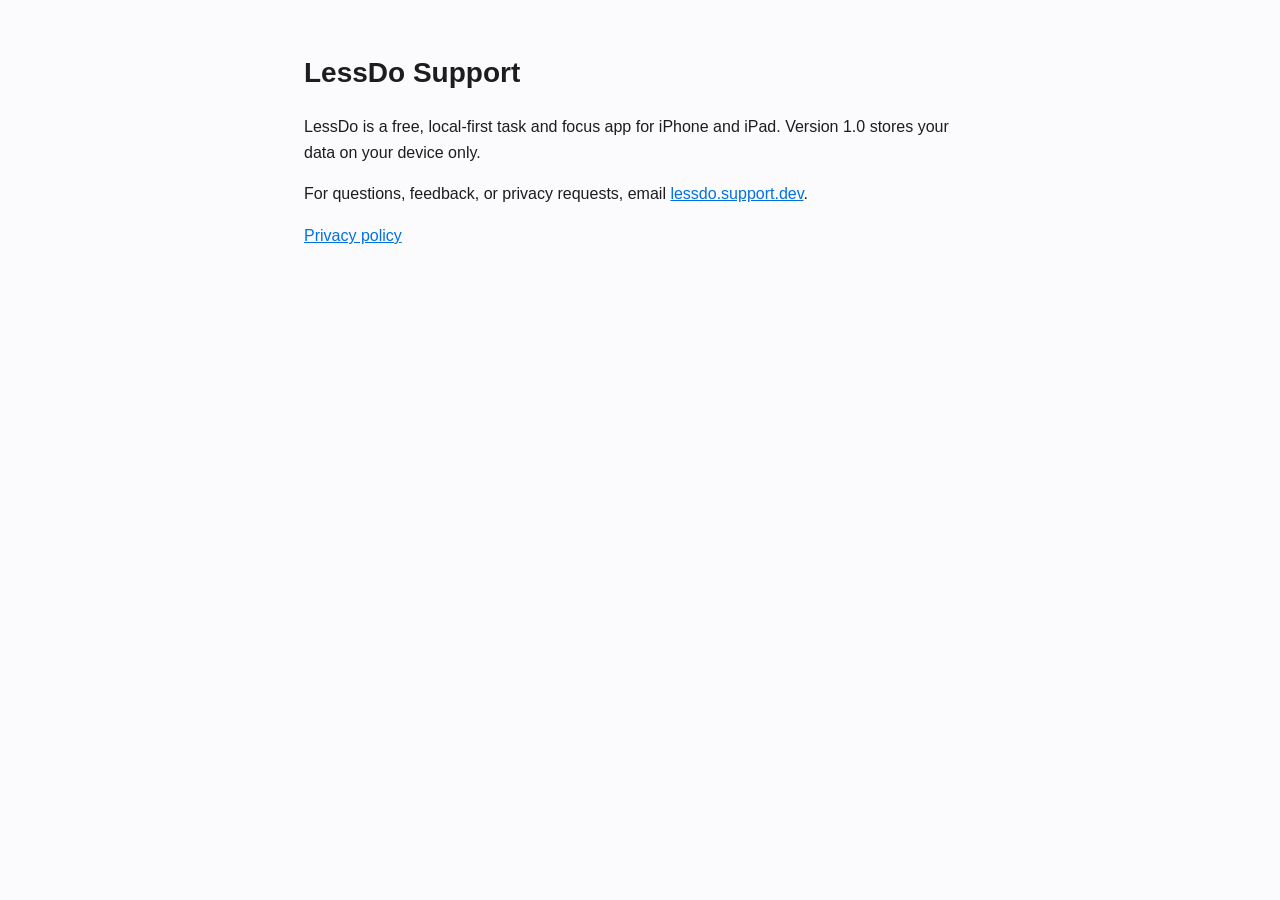
<file: lessdo/index.html>
<!DOCTYPE html>
<html lang="en">
  <head>
    <meta charset="utf-8" />
    <meta http-equiv="refresh" content="0; url=support.html" />
    <title>LessDo</title>
  </head>
  <body>
    <p><a href="support.html">LessDo support</a></p>
  </body>
</html>
</file>
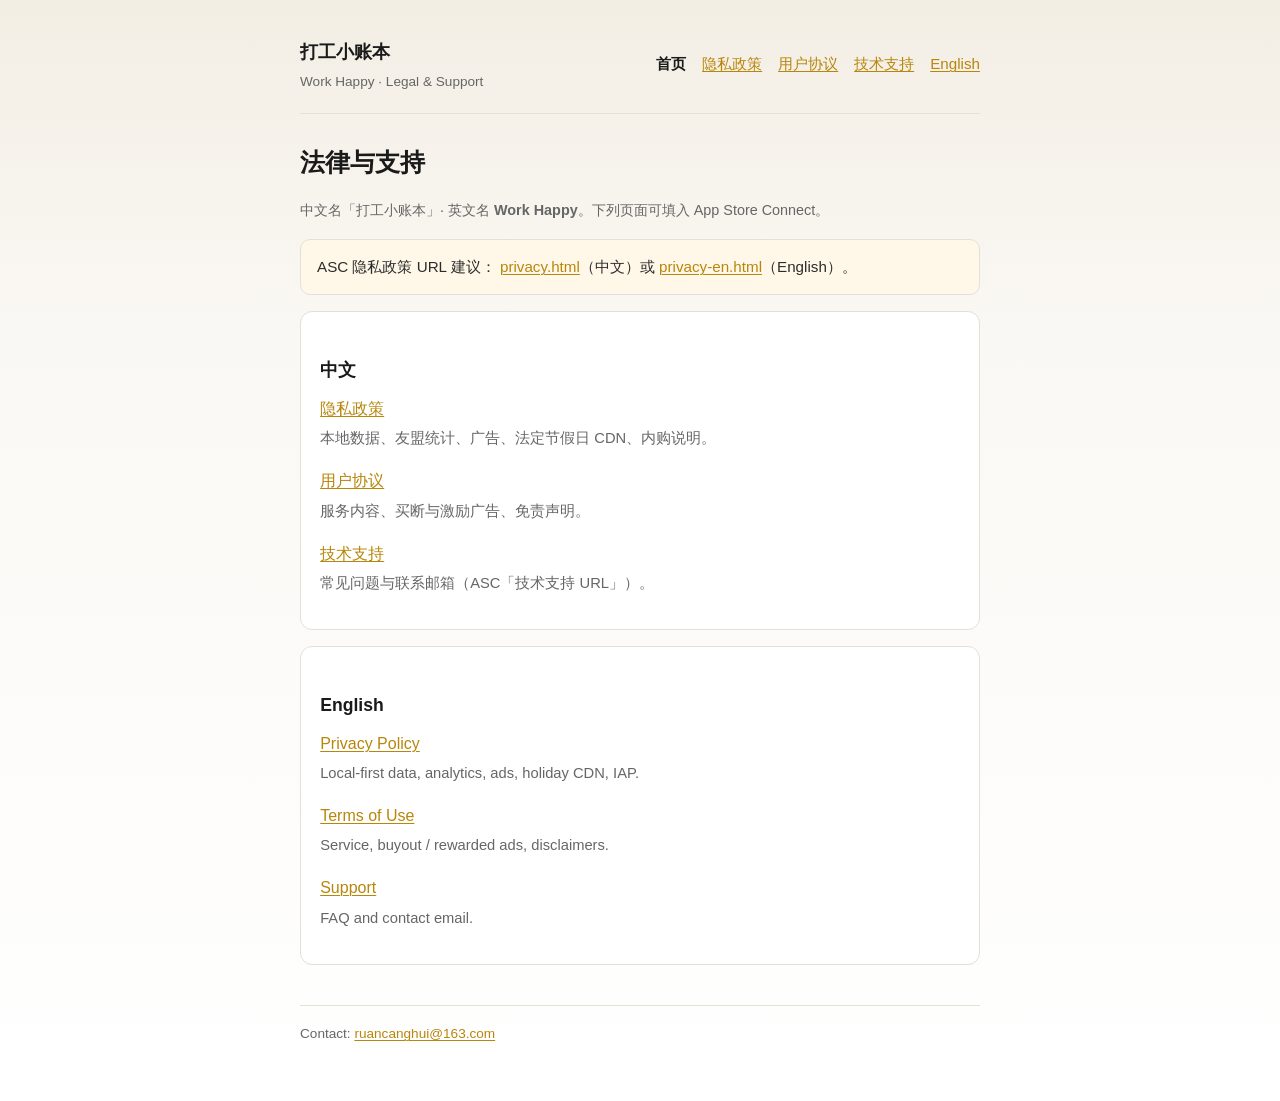
<file: workledger/legal/index.html>
<!DOCTYPE html>
<html lang="zh-CN">
<head>
  <meta charset="utf-8" />
  <meta name="viewport" content="width=device-width, initial-scale=1" />
  <title>打工小账本 / Work Happy · 法律与支持</title>
  <meta name="description" content="打工小账本（Work Happy）隐私政策、用户协议与技术支持" />
  <link rel="stylesheet" href="assets/legal.css" />
</head>
<body>
  <div class="wrap">
    <header class="site-header">
      <a class="brand" href="./">
        <strong>打工小账本</strong>
        <span>Work Happy · Legal &amp; Support</span>
      </a>
      <nav class="nav" aria-label="主导航">
        <a href="./" aria-current="page">首页</a>
        <a href="privacy.html">隐私政策</a>
        <a href="terms.html">用户协议</a>
        <a href="support.html">技术支持</a>
        <a href="privacy-en.html">English</a>
      </nav>
    </header>

    <main>
      <h1>法律与支持</h1>
      <p class="meta">
        中文名「打工小账本」· 英文名 <strong>Work Happy</strong>。下列页面可填入 App Store Connect。
      </p>

      <div class="note">
        ASC 隐私政策 URL 建议：
        <a href="privacy.html">privacy.html</a>（中文）或
        <a href="privacy-en.html">privacy-en.html</a>（English）。
      </div>

      <div class="card">
        <h2>中文</h2>
        <ul class="links">
          <li>
            <a href="privacy.html">隐私政策</a>
            <p>本地数据、友盟统计、广告、法定节假日 CDN、内购说明。</p>
          </li>
          <li>
            <a href="terms.html">用户协议</a>
            <p>服务内容、买断与激励广告、免责声明。</p>
          </li>
          <li>
            <a href="support.html">技术支持</a>
            <p>常见问题与联系邮箱（ASC「技术支持 URL」）。</p>
          </li>
        </ul>
      </div>

      <div class="card">
        <h2>English</h2>
        <ul class="links">
          <li>
            <a href="privacy-en.html">Privacy Policy</a>
            <p>Local-first data, analytics, ads, holiday CDN, IAP.</p>
          </li>
          <li>
            <a href="terms-en.html">Terms of Use</a>
            <p>Service, buyout / rewarded ads, disclaimers.</p>
          </li>
          <li>
            <a href="support-en.html">Support</a>
            <p>FAQ and contact email.</p>
          </li>
        </ul>
      </div>
    </main>

    <footer class="site-footer">
      Contact: <a href="mailto:ruancanghui@163.com">ruancanghui@163.com</a>
    </footer>
  </div>
</body>
</html>
</file>
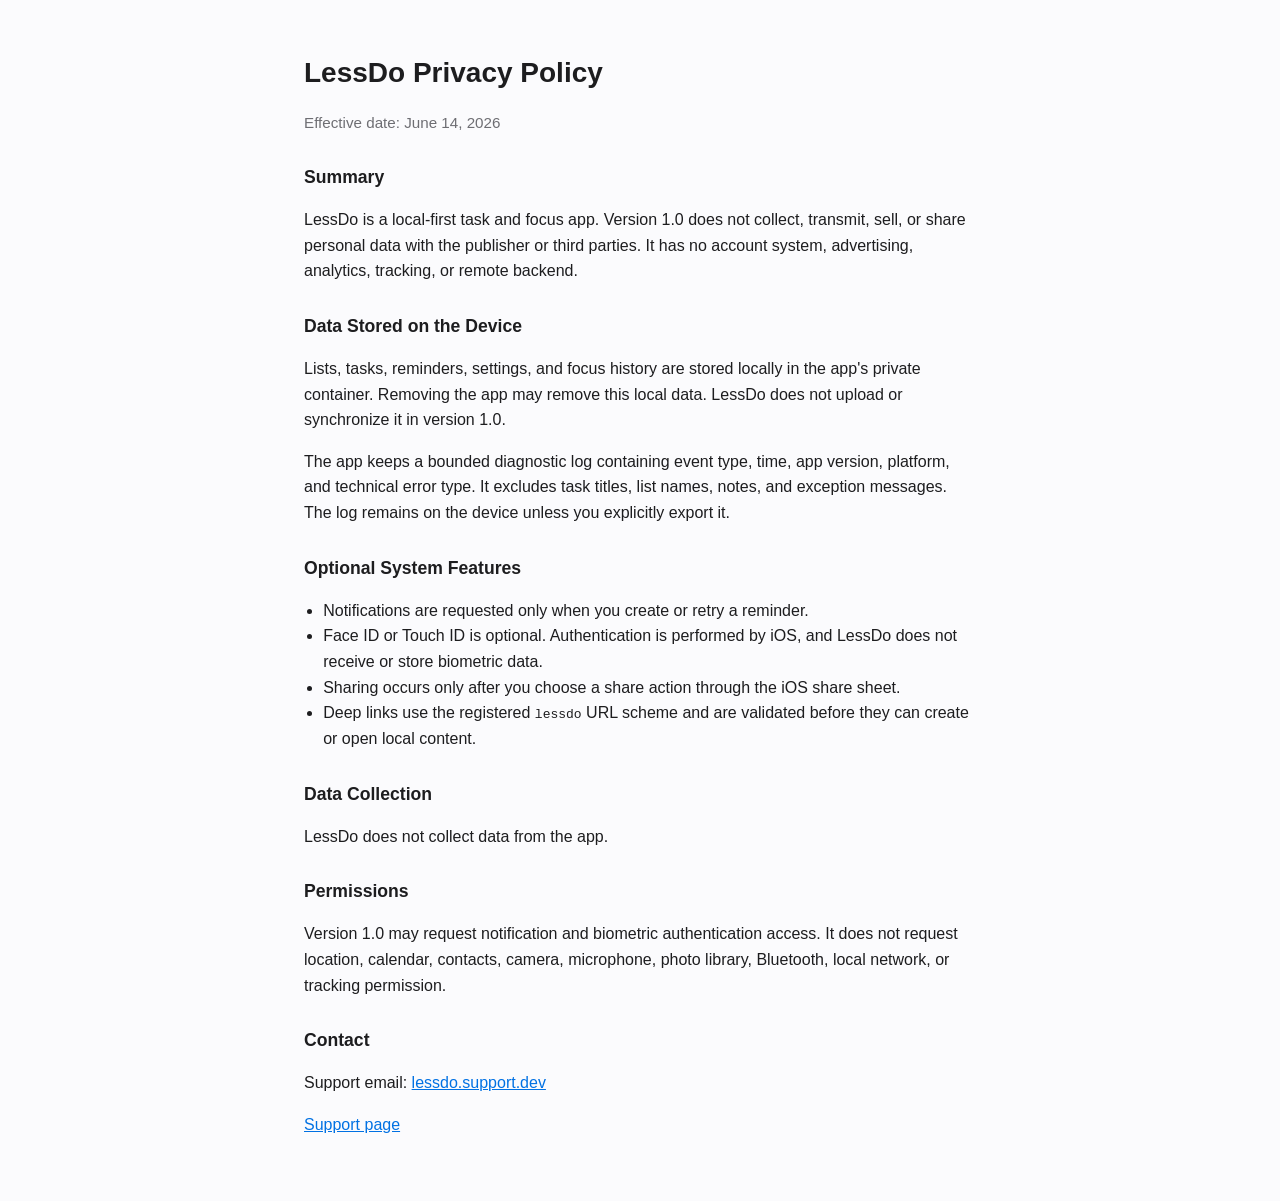
<file: lessdo/privacy.html>
<!DOCTYPE html>
<html lang="en">
  <head>
    <meta charset="utf-8" />
    <meta name="viewport" content="width=device-width, initial-scale=1" />
    <title>LessDo Privacy Policy</title>
    <style>
      :root {
        color-scheme: light dark;
        font-family: -apple-system, BlinkMacSystemFont, "Segoe UI", sans-serif;
        line-height: 1.6;
      }
      body {
        margin: 0 auto;
        max-width: 42rem;
        padding: 2rem 1.25rem 3rem;
        color: #1d1d1f;
        background: #fbfbfd;
      }
      @media (prefers-color-scheme: dark) {
        body {
          color: #f5f5f7;
          background: #000;
        }
      }
      h1 {
        font-size: 1.75rem;
        margin-bottom: 0.25rem;
      }
      h2 {
        font-size: 1.1rem;
        margin-top: 1.75rem;
      }
      .meta {
        color: #6e6e73;
        font-size: 0.95rem;
      }
      a {
        color: #0071e3;
      }
      ul {
        padding-left: 1.2rem;
      }
    </style>
  </head>
  <body>
    <h1>LessDo Privacy Policy</h1>
    <p class="meta">Effective date: June 14, 2026</p>

    <h2>Summary</h2>
    <p>
      LessDo is a local-first task and focus app. Version 1.0 does not collect,
      transmit, sell, or share personal data with the publisher or third
      parties. It has no account system, advertising, analytics, tracking, or
      remote backend.
    </p>

    <h2>Data Stored on the Device</h2>
    <p>
      Lists, tasks, reminders, settings, and focus history are stored locally in
      the app's private container. Removing the app may remove this local data.
      LessDo does not upload or synchronize it in version 1.0.
    </p>
    <p>
      The app keeps a bounded diagnostic log containing event type, time, app
      version, platform, and technical error type. It excludes task titles, list
      names, notes, and exception messages. The log remains on the device unless
      you explicitly export it.
    </p>

    <h2>Optional System Features</h2>
    <ul>
      <li>
        Notifications are requested only when you create or retry a reminder.
      </li>
      <li>
        Face ID or Touch ID is optional. Authentication is performed by iOS,
        and LessDo does not receive or store biometric data.
      </li>
      <li>
        Sharing occurs only after you choose a share action through the iOS share
        sheet.
      </li>
      <li>
        Deep links use the registered <code>lessdo</code> URL scheme and are
        validated before they can create or open local content.
      </li>
    </ul>

    <h2>Data Collection</h2>
    <p>LessDo does not collect data from the app.</p>

    <h2>Permissions</h2>
    <p>
      Version 1.0 may request notification and biometric authentication access.
      It does not request location, calendar, contacts, camera, microphone,
      photo library, Bluetooth, local network, or tracking permission.
    </p>

    <h2>Contact</h2>
    <p>
      Support email:
      <a href="mailto:lessdo.support.dev">lessdo.support.dev</a>
    </p>
    <p>
      <a href="support.html">Support page</a>
    </p>
  </body>
</html>
</file>
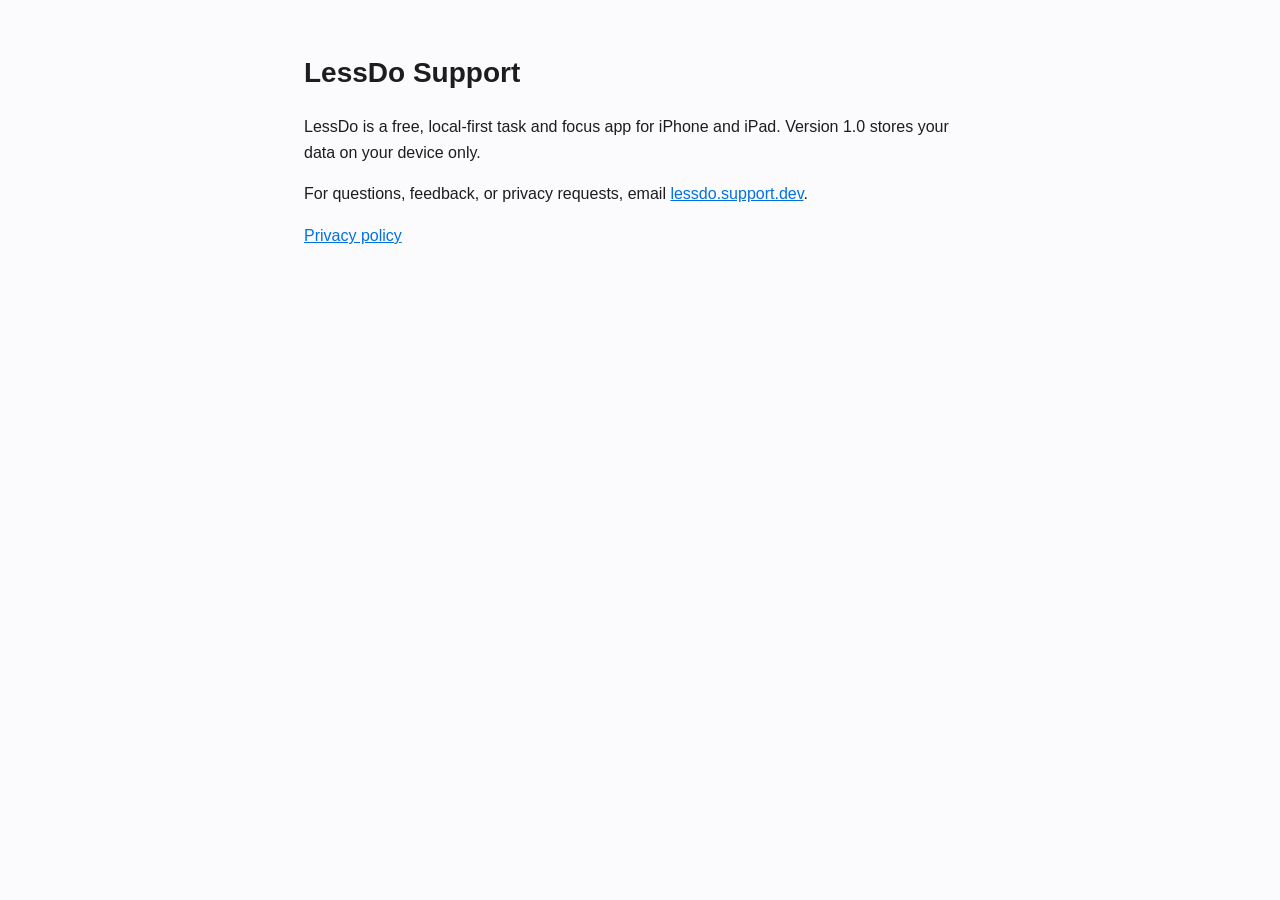
<file: lessdo/support.html>
<!DOCTYPE html>
<html lang="en">
  <head>
    <meta charset="utf-8" />
    <meta name="viewport" content="width=device-width, initial-scale=1" />
    <title>LessDo Support</title>
    <style>
      :root {
        color-scheme: light dark;
        font-family: -apple-system, BlinkMacSystemFont, "Segoe UI", sans-serif;
        line-height: 1.6;
      }
      body {
        margin: 0 auto;
        max-width: 42rem;
        padding: 2rem 1.25rem 3rem;
        color: #1d1d1f;
        background: #fbfbfd;
      }
      @media (prefers-color-scheme: dark) {
        body {
          color: #f5f5f7;
          background: #000;
        }
      }
      h1 {
        font-size: 1.75rem;
      }
      a {
        color: #0071e3;
      }
    </style>
  </head>
  <body>
    <h1>LessDo Support</h1>
    <p>
      LessDo is a free, local-first task and focus app for iPhone and iPad.
      Version 1.0 stores your data on your device only.
    </p>
    <p>
      For questions, feedback, or privacy requests, email
      <a href="mailto:lessdo.support.dev">lessdo.support.dev</a>.
    </p>
    <p>
      <a href="privacy.html">Privacy policy</a>
    </p>
  </body>
</html>
</file>
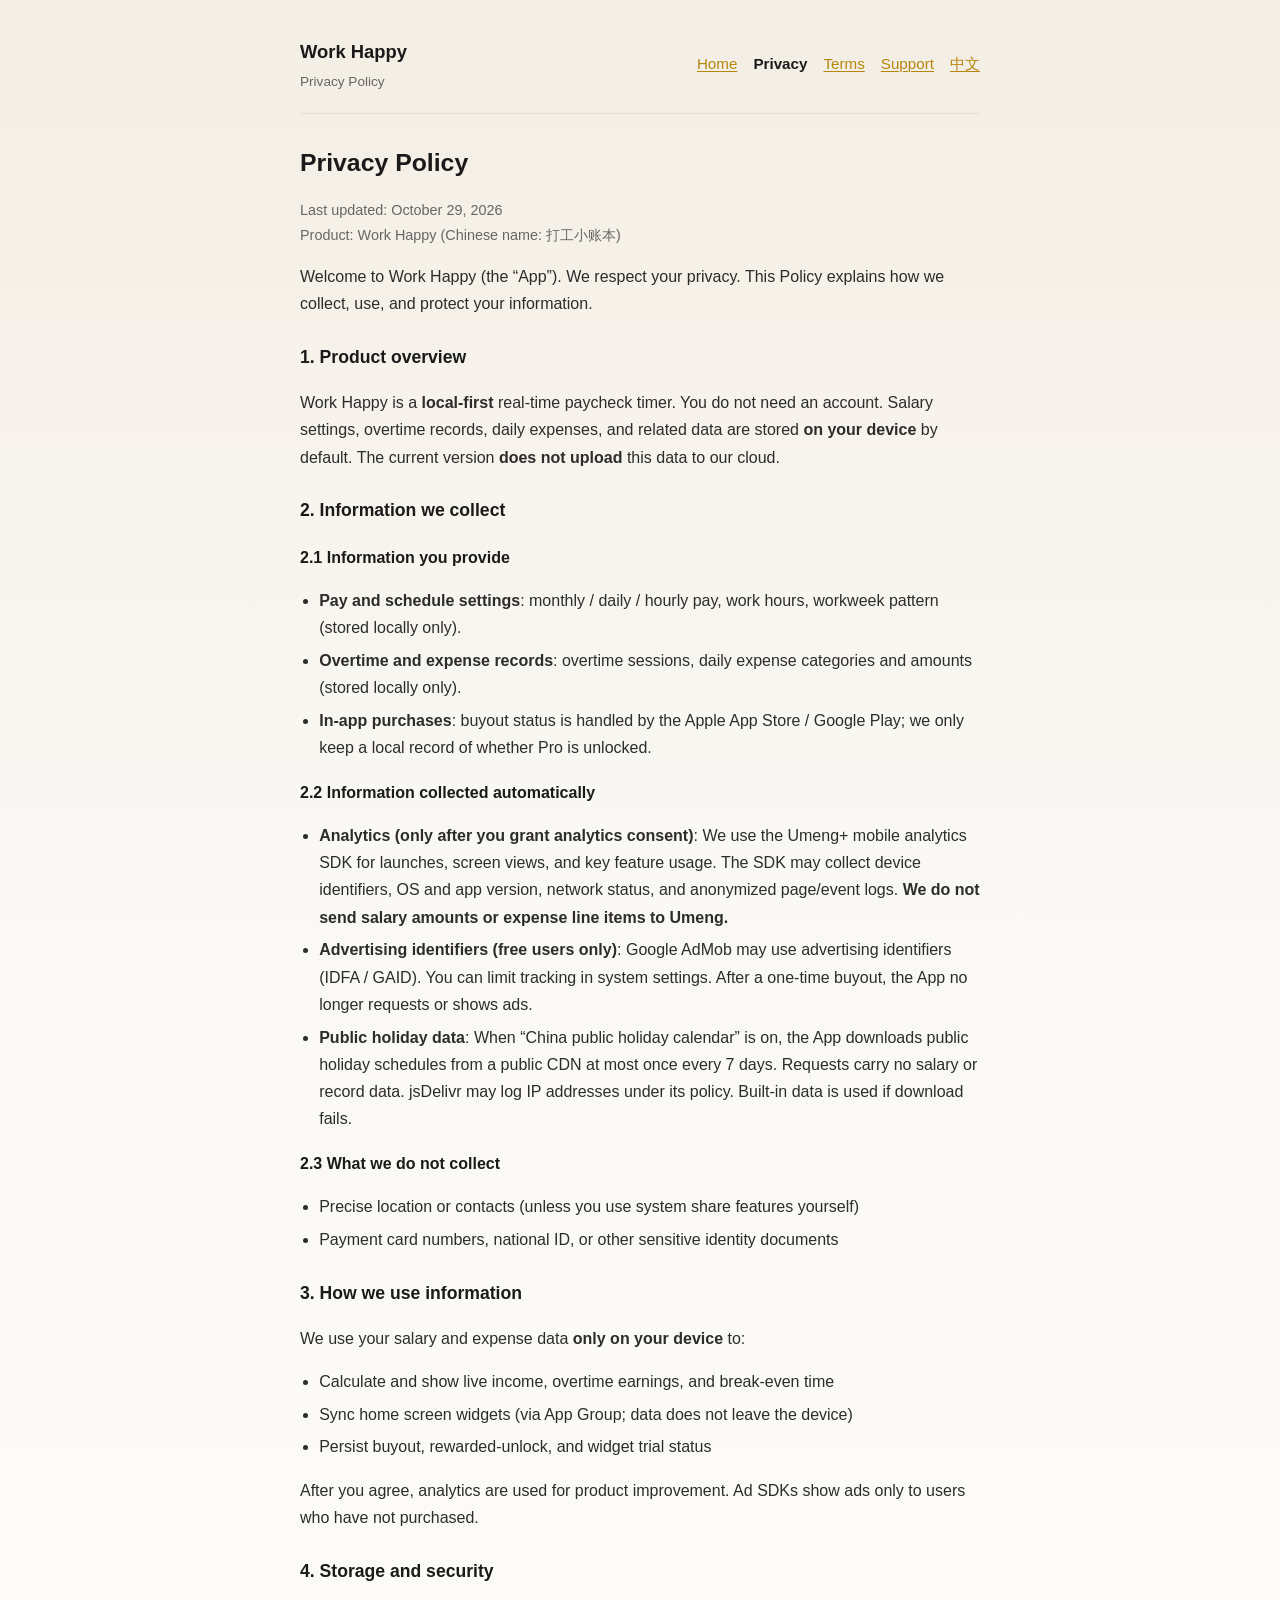
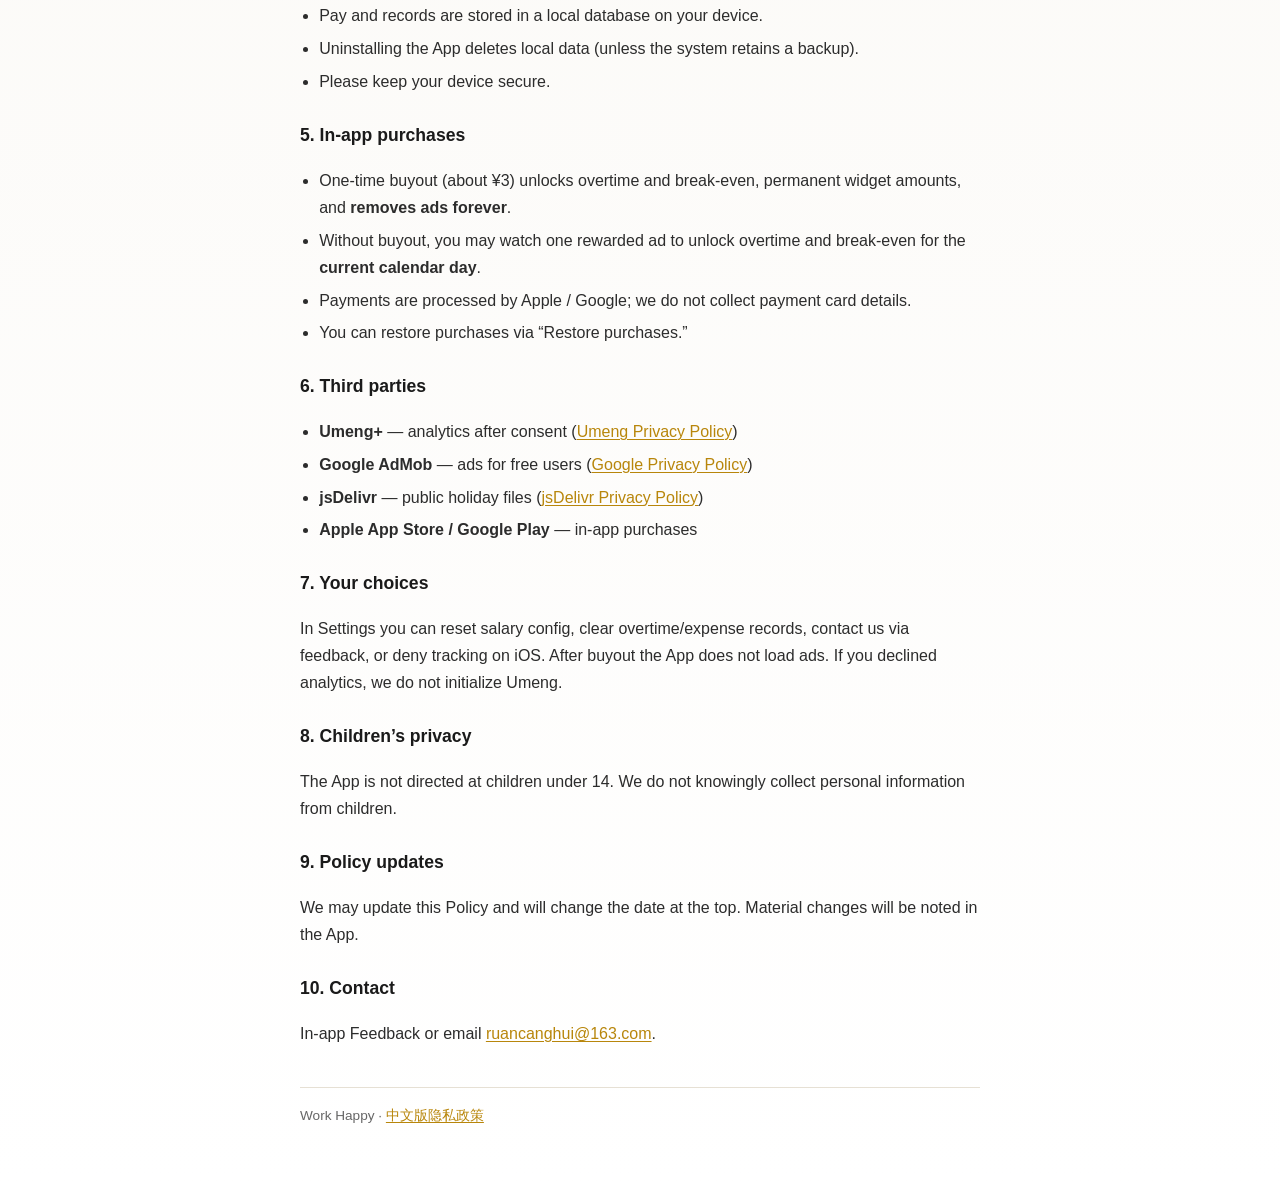
<file: workledger/legal/privacy-en.html>
<!DOCTYPE html>
<html lang="en">
<head>
  <meta charset="utf-8" />
  <meta name="viewport" content="width=device-width, initial-scale=1" />
  <title>Privacy Policy · Work Happy</title>
  <meta name="description" content="Work Happy privacy policy: on-device storage, analytics, ads, IAP" />
  <link rel="stylesheet" href="assets/legal.css" />
</head>
<body>
  <div class="wrap">
    <header class="site-header">
      <a class="brand" href="./">
        <strong>Work Happy</strong>
        <span>Privacy Policy</span>
      </a>
      <nav class="nav" aria-label="Primary">
        <a href="./">Home</a>
        <a href="privacy-en.html" aria-current="page">Privacy</a>
        <a href="terms-en.html">Terms</a>
        <a href="support-en.html">Support</a>
        <a href="privacy.html">中文</a>
      </nav>
    </header>

    <main>
      <h1>Privacy Policy</h1>
      <p class="meta">
        Last updated: October 29, 2026<br />
        Product: Work Happy (Chinese name: 打工小账本)
      </p>

      <p>Welcome to Work Happy (the “App”). We respect your privacy. This Policy explains how we collect, use, and protect your information.</p>

      <h2>1. Product overview</h2>
      <p>
        Work Happy is a <strong>local-first</strong> real-time paycheck timer. You do not need an account.
        Salary settings, overtime records, daily expenses, and related data are stored <strong>on your device</strong> by default.
        The current version <strong>does not upload</strong> this data to our cloud.
      </p>

      <h2>2. Information we collect</h2>
      <h3>2.1 Information you provide</h3>
      <ul>
        <li><strong>Pay and schedule settings</strong>: monthly / daily / hourly pay, work hours, workweek pattern (stored locally only).</li>
        <li><strong>Overtime and expense records</strong>: overtime sessions, daily expense categories and amounts (stored locally only).</li>
        <li><strong>In-app purchases</strong>: buyout status is handled by the Apple App Store / Google Play; we only keep a local record of whether Pro is unlocked.</li>
      </ul>

      <h3>2.2 Information collected automatically</h3>
      <ul>
        <li>
          <strong>Analytics (only after you grant analytics consent)</strong>:
          We use the Umeng+ mobile analytics SDK for launches, screen views, and key feature usage.
          The SDK may collect device identifiers, OS and app version, network status, and anonymized page/event logs.
          <strong>We do not send salary amounts or expense line items to Umeng.</strong>
        </li>
        <li>
          <strong>Advertising identifiers (free users only)</strong>:
          Google AdMob may use advertising identifiers (IDFA / GAID). You can limit tracking in system settings.
          After a one-time buyout, the App no longer requests or shows ads.
        </li>
        <li>
          <strong>Public holiday data</strong>:
          When “China public holiday calendar” is on, the App downloads public holiday schedules from a public CDN at most once every 7 days.
          Requests carry no salary or record data. jsDelivr may log IP addresses under its policy. Built-in data is used if download fails.
        </li>
      </ul>

      <h3>2.3 What we do not collect</h3>
      <ul>
        <li>Precise location or contacts (unless you use system share features yourself)</li>
        <li>Payment card numbers, national ID, or other sensitive identity documents</li>
      </ul>

      <h2>3. How we use information</h2>
      <p>We use your salary and expense data <strong>only on your device</strong> to:</p>
      <ul>
        <li>Calculate and show live income, overtime earnings, and break-even time</li>
        <li>Sync home screen widgets (via App Group; data does not leave the device)</li>
        <li>Persist buyout, rewarded-unlock, and widget trial status</li>
      </ul>
      <p>After you agree, analytics are used for product improvement. Ad SDKs show ads only to users who have not purchased.</p>

      <h2>4. Storage and security</h2>
      <ul>
        <li>Pay and records are stored in a local database on your device.</li>
        <li>Uninstalling the App deletes local data (unless the system retains a backup).</li>
        <li>Please keep your device secure.</li>
      </ul>

      <h2>5. In-app purchases</h2>
      <ul>
        <li>One-time buyout (about ¥3) unlocks overtime and break-even, permanent widget amounts, and <strong>removes ads forever</strong>.</li>
        <li>Without buyout, you may watch one rewarded ad to unlock overtime and break-even for the <strong>current calendar day</strong>.</li>
        <li>Payments are processed by Apple / Google; we do not collect payment card details.</li>
        <li>You can restore purchases via “Restore purchases.”</li>
      </ul>

      <h2>6. Third parties</h2>
      <ul>
        <li><strong>Umeng+</strong> — analytics after consent (<a href="https://www.umeng.com/page/policy" rel="noopener" target="_blank">Umeng Privacy Policy</a>)</li>
        <li><strong>Google AdMob</strong> — ads for free users (<a href="https://policies.google.com/privacy" rel="noopener" target="_blank">Google Privacy Policy</a>)</li>
        <li><strong>jsDelivr</strong> — public holiday files (<a href="https://www.jsdelivr.com/terms/privacy-policy" rel="noopener" target="_blank">jsDelivr Privacy Policy</a>)</li>
        <li><strong>Apple App Store / Google Play</strong> — in-app purchases</li>
      </ul>

      <h2>7. Your choices</h2>
      <p>In Settings you can reset salary config, clear overtime/expense records, contact us via feedback, or deny tracking on iOS. After buyout the App does not load ads. If you declined analytics, we do not initialize Umeng.</p>

      <h2>8. Children’s privacy</h2>
      <p>The App is not directed at children under 14. We do not knowingly collect personal information from children.</p>

      <h2>9. Policy updates</h2>
      <p>We may update this Policy and will change the date at the top. Material changes will be noted in the App.</p>

      <h2>10. Contact</h2>
      <p>In-app Feedback or email <a href="mailto:ruancanghui@163.com">ruancanghui@163.com</a>.</p>
    </main>

    <footer class="site-footer">
      Work Happy · <a href="privacy.html">中文版隐私政策</a>
    </footer>
  </div>
</body>
</html>
</file>
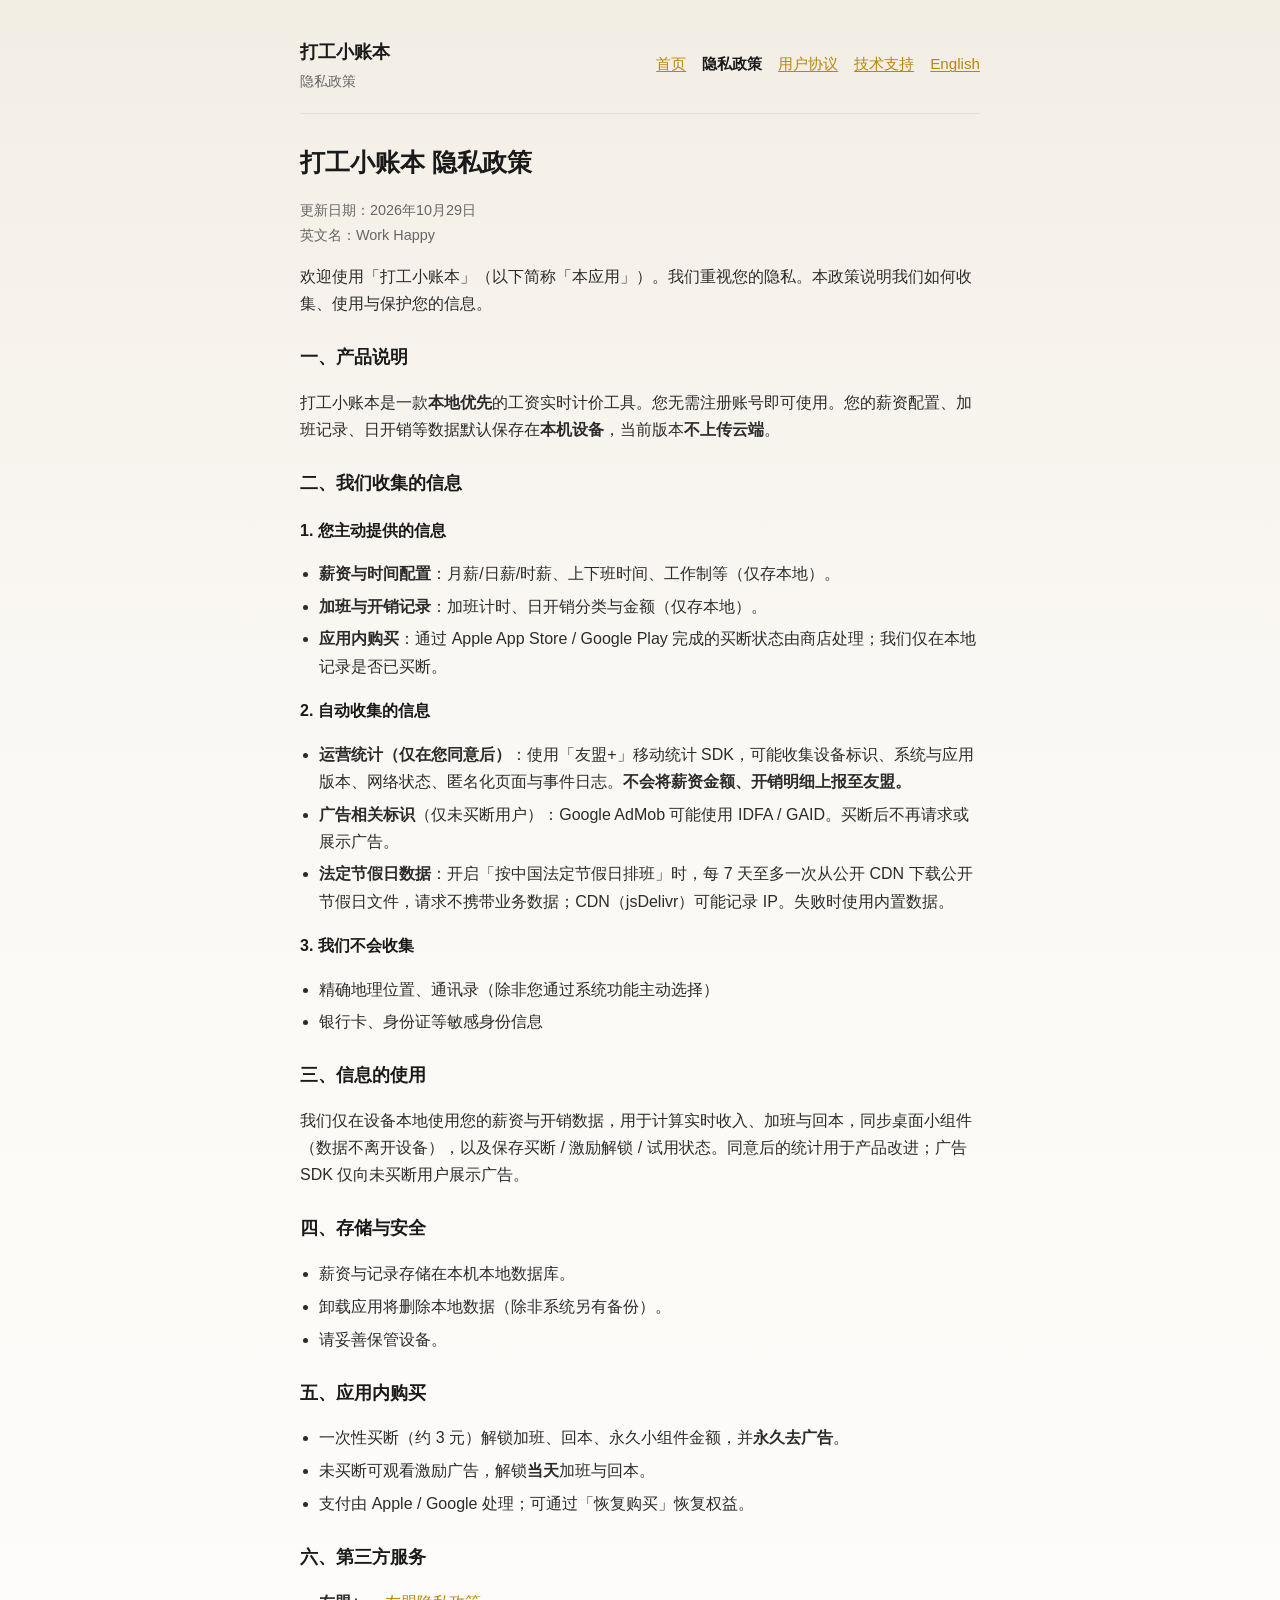
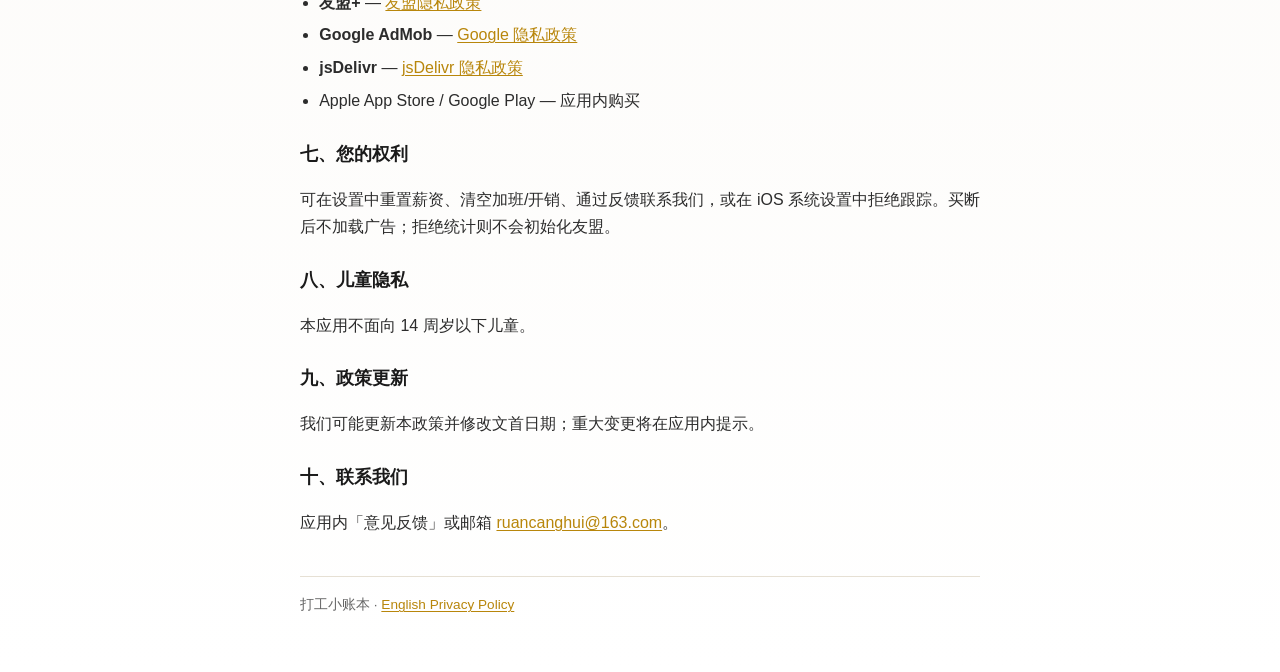
<file: workledger/legal/privacy.html>
<!DOCTYPE html>
<html lang="zh-CN">
<head>
  <meta charset="utf-8" />
  <meta name="viewport" content="width=device-width, initial-scale=1" />
  <title>隐私政策 · 打工小账本</title>
  <meta name="description" content="打工小账本隐私政策：本地存储、友盟、广告、内购" />
  <link rel="stylesheet" href="assets/legal.css" />
</head>
<body>
  <div class="wrap">
    <header class="site-header">
      <a class="brand" href="./">
        <strong>打工小账本</strong>
        <span>隐私政策</span>
      </a>
      <nav class="nav" aria-label="主导航">
        <a href="./">首页</a>
        <a href="privacy.html" aria-current="page">隐私政策</a>
        <a href="terms.html">用户协议</a>
        <a href="support.html">技术支持</a>
        <a href="privacy-en.html">English</a>
      </nav>
    </header>

    <main>
      <h1>打工小账本 隐私政策</h1>
      <p class="meta">更新日期：2026年10月29日<br />英文名：Work Happy</p>

      <p>欢迎使用「打工小账本」（以下简称「本应用」）。我们重视您的隐私。本政策说明我们如何收集、使用与保护您的信息。</p>

      <h2>一、产品说明</h2>
      <p>打工小账本是一款<strong>本地优先</strong>的工资实时计价工具。您无需注册账号即可使用。您的薪资配置、加班记录、日开销等数据默认保存在<strong>本机设备</strong>，当前版本<strong>不上传云端</strong>。</p>

      <h2>二、我们收集的信息</h2>
      <h3>1. 您主动提供的信息</h3>
      <ul>
        <li><strong>薪资与时间配置</strong>：月薪/日薪/时薪、上下班时间、工作制等（仅存本地）。</li>
        <li><strong>加班与开销记录</strong>：加班计时、日开销分类与金额（仅存本地）。</li>
        <li><strong>应用内购买</strong>：通过 Apple App Store / Google Play 完成的买断状态由商店处理；我们仅在本地记录是否已买断。</li>
      </ul>

      <h3>2. 自动收集的信息</h3>
      <ul>
        <li><strong>运营统计（仅在您同意后）</strong>：使用「友盟+」移动统计 SDK，可能收集设备标识、系统与应用版本、网络状态、匿名化页面与事件日志。<strong>不会将薪资金额、开销明细上报至友盟。</strong></li>
        <li><strong>广告相关标识</strong>（仅未买断用户）：Google AdMob 可能使用 IDFA / GAID。买断后不再请求或展示广告。</li>
        <li><strong>法定节假日数据</strong>：开启「按中国法定节假日排班」时，每 7 天至多一次从公开 CDN 下载公开节假日文件，请求不携带业务数据；CDN（jsDelivr）可能记录 IP。失败时使用内置数据。</li>
      </ul>

      <h3>3. 我们不会收集</h3>
      <ul>
        <li>精确地理位置、通讯录（除非您通过系统功能主动选择）</li>
        <li>银行卡、身份证等敏感身份信息</li>
      </ul>

      <h2>三、信息的使用</h2>
      <p>我们仅在设备本地使用您的薪资与开销数据，用于计算实时收入、加班与回本，同步桌面小组件（数据不离开设备），以及保存买断 / 激励解锁 / 试用状态。同意后的统计用于产品改进；广告 SDK 仅向未买断用户展示广告。</p>

      <h2>四、存储与安全</h2>
      <ul>
        <li>薪资与记录存储在本机本地数据库。</li>
        <li>卸载应用将删除本地数据（除非系统另有备份）。</li>
        <li>请妥善保管设备。</li>
      </ul>

      <h2>五、应用内购买</h2>
      <ul>
        <li>一次性买断（约 3 元）解锁加班、回本、永久小组件金额，并<strong>永久去广告</strong>。</li>
        <li>未买断可观看激励广告，解锁<strong>当天</strong>加班与回本。</li>
        <li>支付由 Apple / Google 处理；可通过「恢复购买」恢复权益。</li>
      </ul>

      <h2>六、第三方服务</h2>
      <ul>
        <li><strong>友盟+</strong> — <a href="https://www.umeng.com/page/policy" rel="noopener" target="_blank">友盟隐私政策</a></li>
        <li><strong>Google AdMob</strong> — <a href="https://policies.google.com/privacy" rel="noopener" target="_blank">Google 隐私政策</a></li>
        <li><strong>jsDelivr</strong> — <a href="https://www.jsdelivr.com/terms/privacy-policy" rel="noopener" target="_blank">jsDelivr 隐私政策</a></li>
        <li>Apple App Store / Google Play — 应用内购买</li>
      </ul>

      <h2>七、您的权利</h2>
      <p>可在设置中重置薪资、清空加班/开销、通过反馈联系我们，或在 iOS 系统设置中拒绝跟踪。买断后不加载广告；拒绝统计则不会初始化友盟。</p>

      <h2>八、儿童隐私</h2>
      <p>本应用不面向 14 周岁以下儿童。</p>

      <h2>九、政策更新</h2>
      <p>我们可能更新本政策并修改文首日期；重大变更将在应用内提示。</p>

      <h2>十、联系我们</h2>
      <p>应用内「意见反馈」或邮箱 <a href="mailto:ruancanghui@163.com">ruancanghui@163.com</a>。</p>
    </main>

    <footer class="site-footer">
      打工小账本 · <a href="privacy-en.html">English Privacy Policy</a>
    </footer>
  </div>
</body>
</html>
</file>
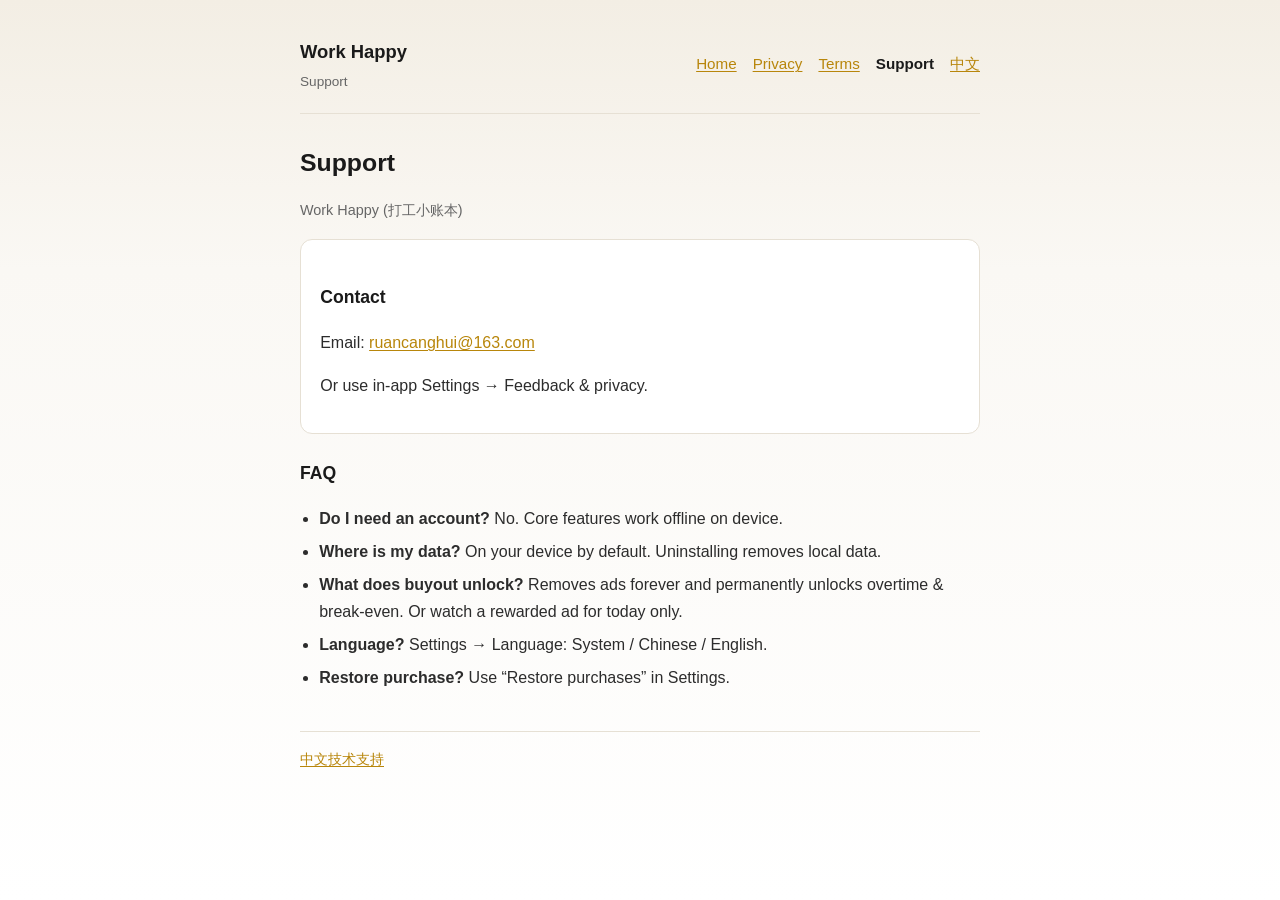
<file: workledger/legal/support-en.html>
<!DOCTYPE html>
<html lang="en">
<head>
  <meta charset="utf-8" />
  <meta name="viewport" content="width=device-width, initial-scale=1" />
  <title>Support · Work Happy</title>
  <link rel="stylesheet" href="assets/legal.css" />
</head>
<body>
  <div class="wrap">
    <header class="site-header">
      <a class="brand" href="./">
        <strong>Work Happy</strong>
        <span>Support</span>
      </a>
      <nav class="nav" aria-label="Primary">
        <a href="./">Home</a>
        <a href="privacy-en.html">Privacy</a>
        <a href="terms-en.html">Terms</a>
        <a href="support-en.html" aria-current="page">Support</a>
        <a href="support.html">中文</a>
      </nav>
    </header>

    <main>
      <h1>Support</h1>
      <p class="meta">Work Happy (打工小账本)</p>

      <div class="card">
        <h2>Contact</h2>
        <p>Email: <a href="mailto:ruancanghui@163.com">ruancanghui@163.com</a></p>
        <p>Or use in-app Settings → Feedback &amp; privacy.</p>
      </div>

      <h2>FAQ</h2>
      <ul>
        <li><strong>Do I need an account?</strong> No. Core features work offline on device.</li>
        <li><strong>Where is my data?</strong> On your device by default. Uninstalling removes local data.</li>
        <li><strong>What does buyout unlock?</strong> Removes ads forever and permanently unlocks overtime &amp; break-even. Or watch a rewarded ad for today only.</li>
        <li><strong>Language?</strong> Settings → Language: System / Chinese / English.</li>
        <li><strong>Restore purchase?</strong> Use “Restore purchases” in Settings.</li>
      </ul>
    </main>

    <footer class="site-footer">
      <a href="support.html">中文技术支持</a>
    </footer>
  </div>
</body>
</html>
</file>
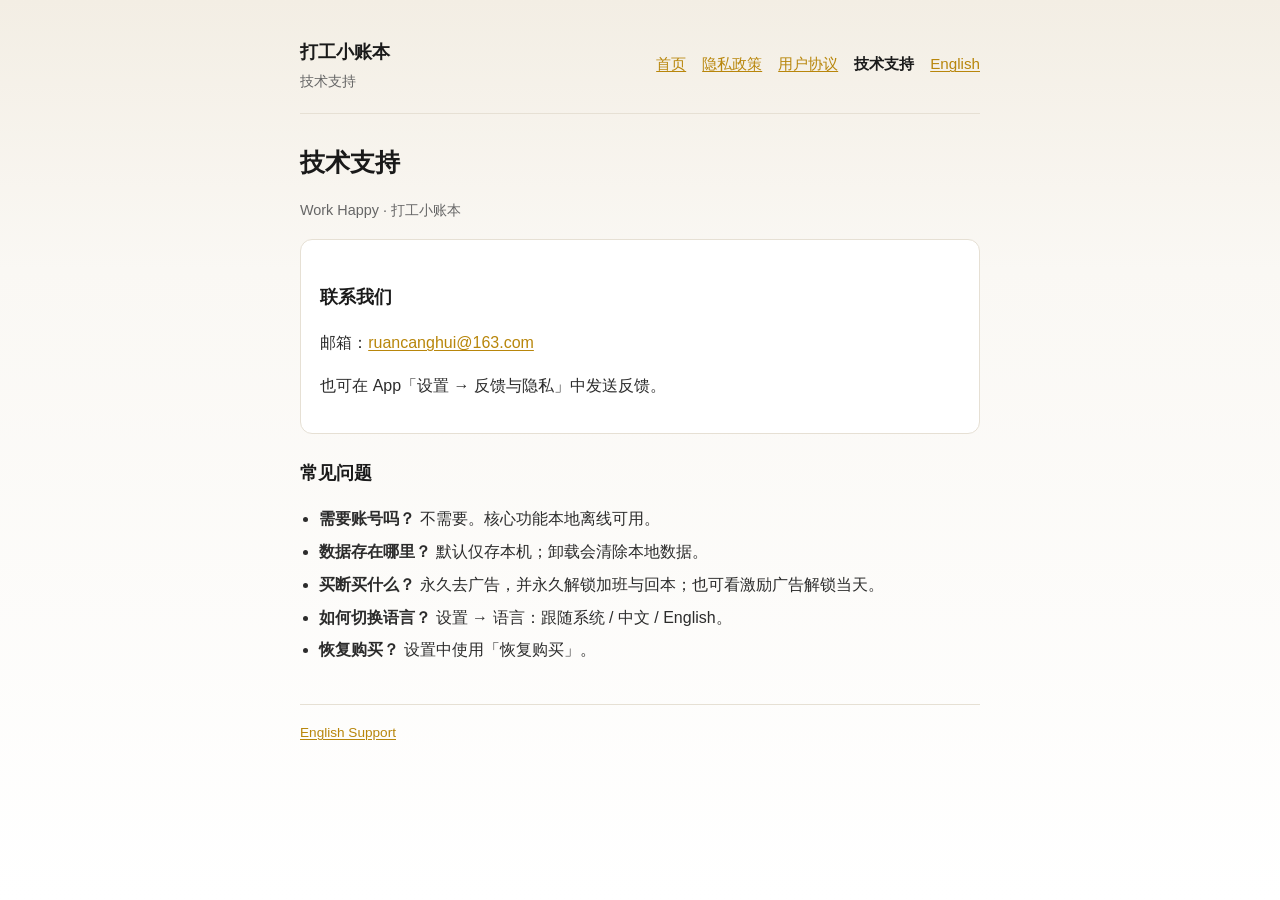
<file: workledger/legal/support.html>
<!DOCTYPE html>
<html lang="zh-CN">
<head>
  <meta charset="utf-8" />
  <meta name="viewport" content="width=device-width, initial-scale=1" />
  <title>技术支持 · 打工小账本</title>
  <link rel="stylesheet" href="assets/legal.css" />
</head>
<body>
  <div class="wrap">
    <header class="site-header">
      <a class="brand" href="./">
        <strong>打工小账本</strong>
        <span>技术支持</span>
      </a>
      <nav class="nav" aria-label="主导航">
        <a href="./">首页</a>
        <a href="privacy.html">隐私政策</a>
        <a href="terms.html">用户协议</a>
        <a href="support.html" aria-current="page">技术支持</a>
        <a href="support-en.html">English</a>
      </nav>
    </header>

    <main>
      <h1>技术支持</h1>
      <p class="meta">Work Happy · 打工小账本</p>

      <div class="card">
        <h2>联系我们</h2>
        <p>邮箱：<a href="mailto:ruancanghui@163.com">ruancanghui@163.com</a></p>
        <p>也可在 App「设置 → 反馈与隐私」中发送反馈。</p>
      </div>

      <h2>常见问题</h2>
      <ul>
        <li><strong>需要账号吗？</strong> 不需要。核心功能本地离线可用。</li>
        <li><strong>数据存在哪里？</strong> 默认仅存本机；卸载会清除本地数据。</li>
        <li><strong>买断买什么？</strong> 永久去广告，并永久解锁加班与回本；也可看激励广告解锁当天。</li>
        <li><strong>如何切换语言？</strong> 设置 → 语言：跟随系统 / 中文 / English。</li>
        <li><strong>恢复购买？</strong> 设置中使用「恢复购买」。</li>
      </ul>
    </main>

    <footer class="site-footer">
      <a href="support-en.html">English Support</a>
    </footer>
  </div>
</body>
</html>
</file>
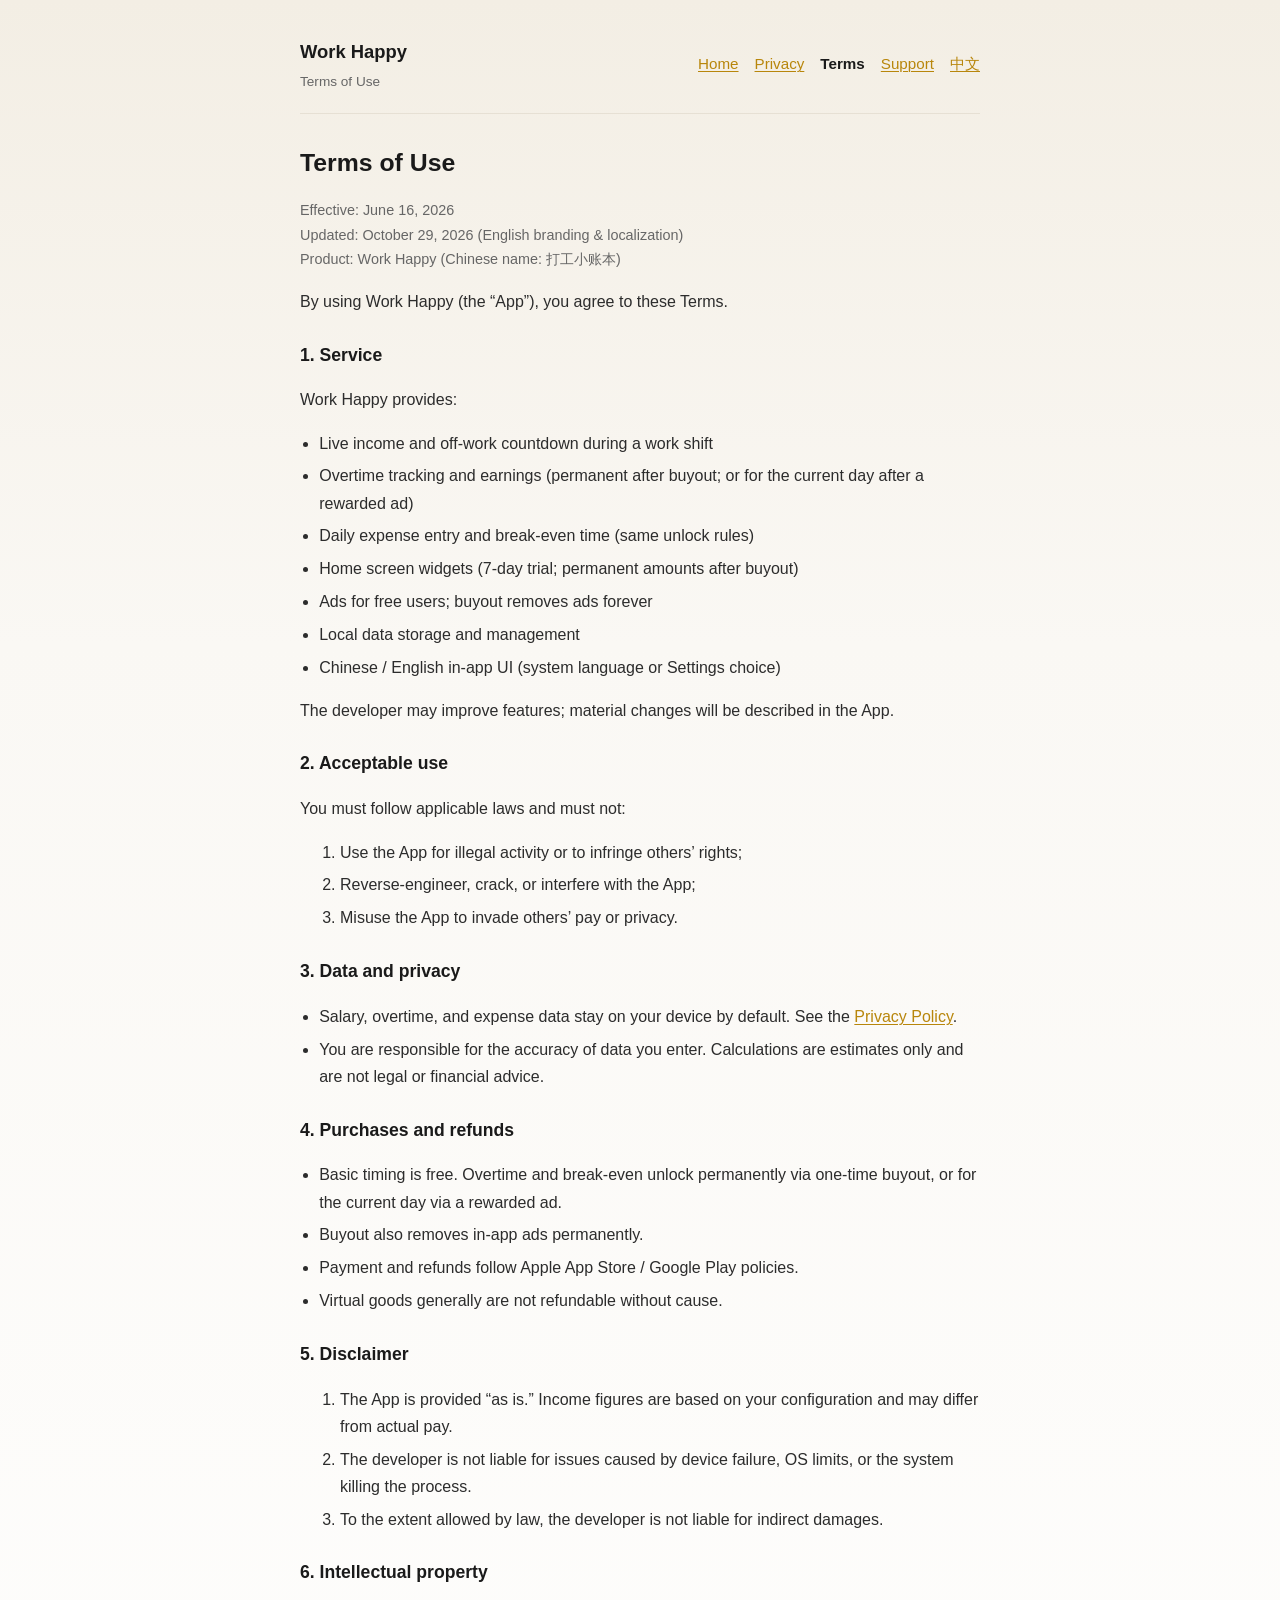
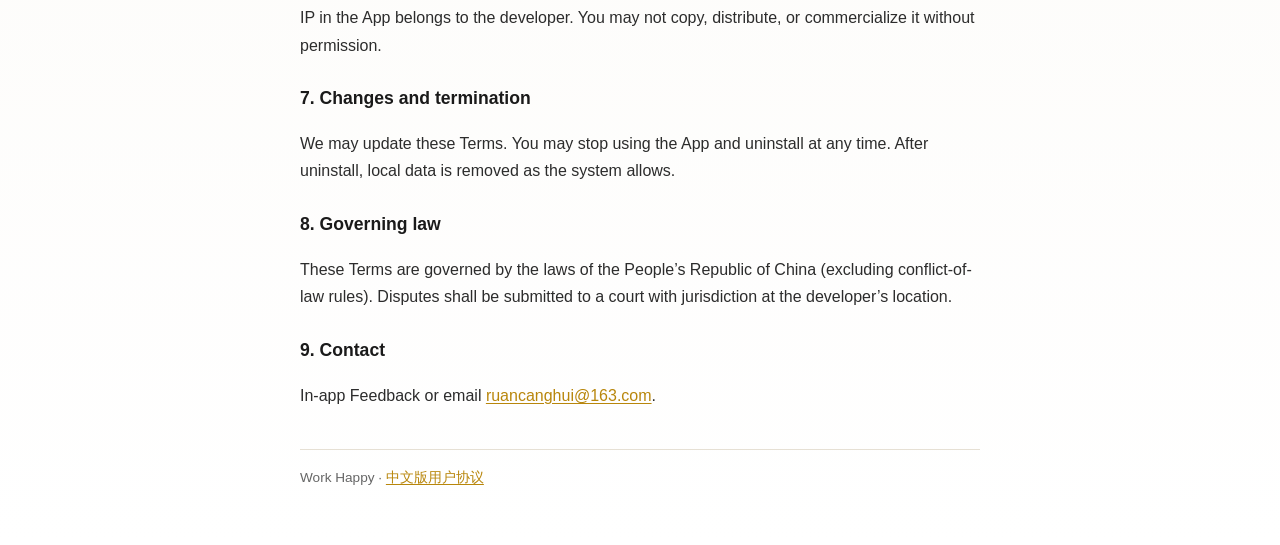
<file: workledger/legal/terms-en.html>
<!DOCTYPE html>
<html lang="en">
<head>
  <meta charset="utf-8" />
  <meta name="viewport" content="width=device-width, initial-scale=1" />
  <title>Terms of Use · Work Happy</title>
  <meta name="description" content="Work Happy terms of use: service, IAP, ads, disclaimers" />
  <link rel="stylesheet" href="assets/legal.css" />
</head>
<body>
  <div class="wrap">
    <header class="site-header">
      <a class="brand" href="./">
        <strong>Work Happy</strong>
        <span>Terms of Use</span>
      </a>
      <nav class="nav" aria-label="Primary">
        <a href="./">Home</a>
        <a href="privacy-en.html">Privacy</a>
        <a href="terms-en.html" aria-current="page">Terms</a>
        <a href="support-en.html">Support</a>
        <a href="terms.html">中文</a>
      </nav>
    </header>

    <main>
      <h1>Terms of Use</h1>
      <p class="meta">
        Effective: June 16, 2026<br />
        Updated: October 29, 2026 (English branding &amp; localization)<br />
        Product: Work Happy (Chinese name: 打工小账本)
      </p>

      <p>By using Work Happy (the “App”), you agree to these Terms.</p>

      <h2>1. Service</h2>
      <p>Work Happy provides:</p>
      <ul>
        <li>Live income and off-work countdown during a work shift</li>
        <li>Overtime tracking and earnings (permanent after buyout; or for the current day after a rewarded ad)</li>
        <li>Daily expense entry and break-even time (same unlock rules)</li>
        <li>Home screen widgets (7-day trial; permanent amounts after buyout)</li>
        <li>Ads for free users; buyout removes ads forever</li>
        <li>Local data storage and management</li>
        <li>Chinese / English in-app UI (system language or Settings choice)</li>
      </ul>
      <p>The developer may improve features; material changes will be described in the App.</p>

      <h2>2. Acceptable use</h2>
      <p>You must follow applicable laws and must not:</p>
      <ol>
        <li>Use the App for illegal activity or to infringe others’ rights;</li>
        <li>Reverse-engineer, crack, or interfere with the App;</li>
        <li>Misuse the App to invade others’ pay or privacy.</li>
      </ol>

      <h2>3. Data and privacy</h2>
      <ul>
        <li>Salary, overtime, and expense data stay on your device by default. See the <a href="privacy-en.html">Privacy Policy</a>.</li>
        <li>You are responsible for the accuracy of data you enter. Calculations are estimates only and are not legal or financial advice.</li>
      </ul>

      <h2>4. Purchases and refunds</h2>
      <ul>
        <li>Basic timing is free. Overtime and break-even unlock permanently via one-time buyout, or for the current day via a rewarded ad.</li>
        <li>Buyout also removes in-app ads permanently.</li>
        <li>Payment and refunds follow Apple App Store / Google Play policies.</li>
        <li>Virtual goods generally are not refundable without cause.</li>
      </ul>

      <h2>5. Disclaimer</h2>
      <ol>
        <li>The App is provided “as is.” Income figures are based on your configuration and may differ from actual pay.</li>
        <li>The developer is not liable for issues caused by device failure, OS limits, or the system killing the process.</li>
        <li>To the extent allowed by law, the developer is not liable for indirect damages.</li>
      </ol>

      <h2>6. Intellectual property</h2>
      <p>IP in the App belongs to the developer. You may not copy, distribute, or commercialize it without permission.</p>

      <h2>7. Changes and termination</h2>
      <p>We may update these Terms. You may stop using the App and uninstall at any time. After uninstall, local data is removed as the system allows.</p>

      <h2>8. Governing law</h2>
      <p>These Terms are governed by the laws of the People’s Republic of China (excluding conflict-of-law rules). Disputes shall be submitted to a court with jurisdiction at the developer’s location.</p>

      <h2>9. Contact</h2>
      <p>In-app Feedback or email <a href="mailto:ruancanghui@163.com">ruancanghui@163.com</a>.</p>
    </main>

    <footer class="site-footer">
      Work Happy · <a href="terms.html">中文版用户协议</a>
    </footer>
  </div>
</body>
</html>
</file>
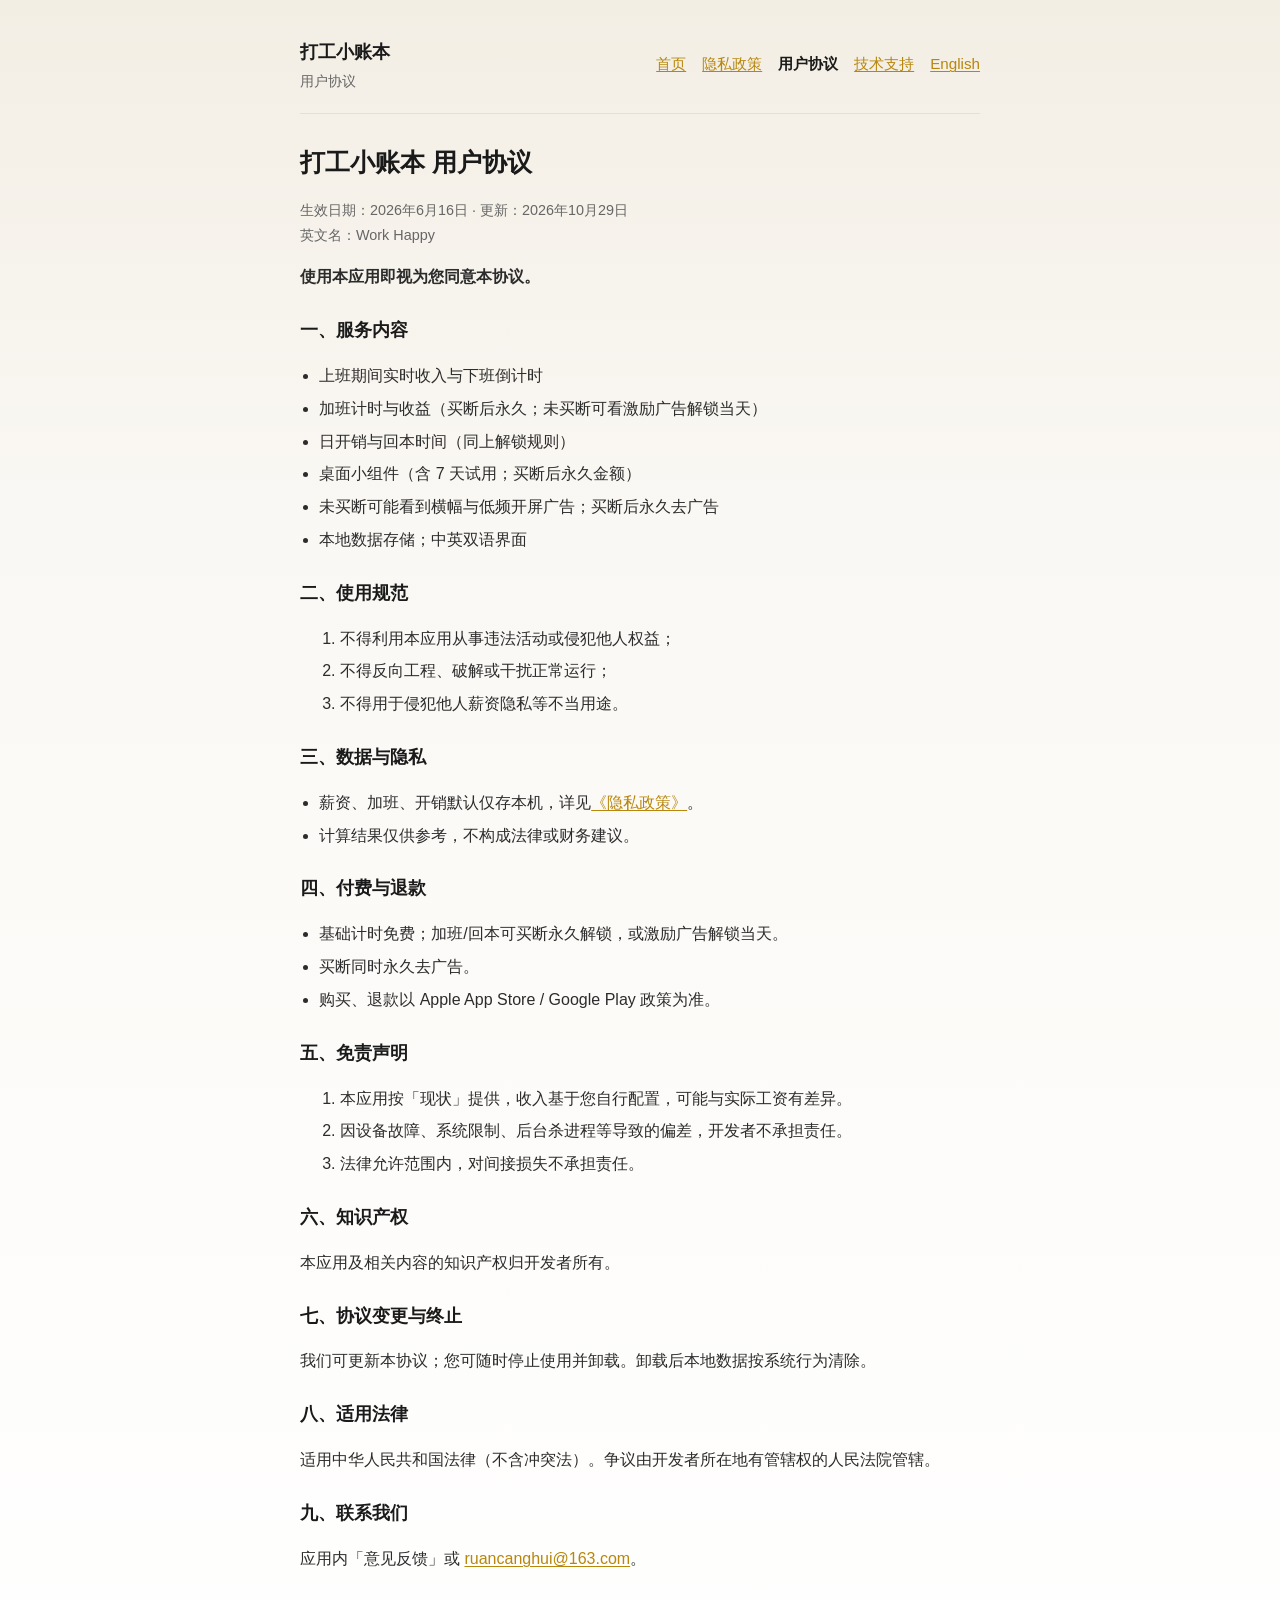
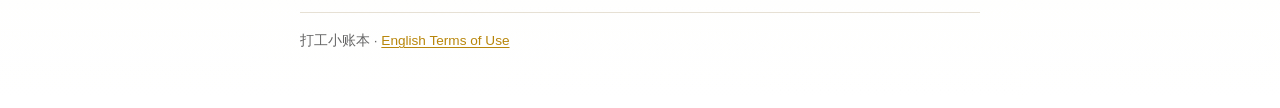
<file: workledger/legal/terms.html>
<!DOCTYPE html>
<html lang="zh-CN">
<head>
  <meta charset="utf-8" />
  <meta name="viewport" content="width=device-width, initial-scale=1" />
  <title>用户协议 · 打工小账本</title>
  <meta name="description" content="打工小账本用户协议：服务、买断、广告与免责" />
  <link rel="stylesheet" href="assets/legal.css" />
</head>
<body>
  <div class="wrap">
    <header class="site-header">
      <a class="brand" href="./">
        <strong>打工小账本</strong>
        <span>用户协议</span>
      </a>
      <nav class="nav" aria-label="主导航">
        <a href="./">首页</a>
        <a href="privacy.html">隐私政策</a>
        <a href="terms.html" aria-current="page">用户协议</a>
        <a href="support.html">技术支持</a>
        <a href="terms-en.html">English</a>
      </nav>
    </header>

    <main>
      <h1>打工小账本 用户协议</h1>
      <p class="meta">生效日期：2026年6月16日 · 更新：2026年10月29日<br />英文名：Work Happy</p>

      <p><strong>使用本应用即视为您同意本协议。</strong></p>

      <h2>一、服务内容</h2>
      <ul>
        <li>上班期间实时收入与下班倒计时</li>
        <li>加班计时与收益（买断后永久；未买断可看激励广告解锁当天）</li>
        <li>日开销与回本时间（同上解锁规则）</li>
        <li>桌面小组件（含 7 天试用；买断后永久金额）</li>
        <li>未买断可能看到横幅与低频开屏广告；买断后永久去广告</li>
        <li>本地数据存储；中英双语界面</li>
      </ul>

      <h2>二、使用规范</h2>
      <ol>
        <li>不得利用本应用从事违法活动或侵犯他人权益；</li>
        <li>不得反向工程、破解或干扰正常运行；</li>
        <li>不得用于侵犯他人薪资隐私等不当用途。</li>
      </ol>

      <h2>三、数据与隐私</h2>
      <ul>
        <li>薪资、加班、开销默认仅存本机，详见<a href="privacy.html">《隐私政策》</a>。</li>
        <li>计算结果仅供参考，不构成法律或财务建议。</li>
      </ul>

      <h2>四、付费与退款</h2>
      <ul>
        <li>基础计时免费；加班/回本可买断永久解锁，或激励广告解锁当天。</li>
        <li>买断同时永久去广告。</li>
        <li>购买、退款以 Apple App Store / Google Play 政策为准。</li>
      </ul>

      <h2>五、免责声明</h2>
      <ol>
        <li>本应用按「现状」提供，收入基于您自行配置，可能与实际工资有差异。</li>
        <li>因设备故障、系统限制、后台杀进程等导致的偏差，开发者不承担责任。</li>
        <li>法律允许范围内，对间接损失不承担责任。</li>
      </ol>

      <h2>六、知识产权</h2>
      <p>本应用及相关内容的知识产权归开发者所有。</p>

      <h2>七、协议变更与终止</h2>
      <p>我们可更新本协议；您可随时停止使用并卸载。卸载后本地数据按系统行为清除。</p>

      <h2>八、适用法律</h2>
      <p>适用中华人民共和国法律（不含冲突法）。争议由开发者所在地有管辖权的人民法院管辖。</p>

      <h2>九、联系我们</h2>
      <p>应用内「意见反馈」或 <a href="mailto:ruancanghui@163.com">ruancanghui@163.com</a>。</p>
    </main>

    <footer class="site-footer">
      打工小账本 · <a href="terms-en.html">English Terms of Use</a>
    </footer>
  </div>
</body>
</html>
</file>
<file: workledger/legal/assets/legal.css>
/* Work Happy / 打工小账本 · GitHub Pages legal */
:root {
  --ink: #1a1a1a;
  --body: #2c2c2c;
  --muted: #666;
  --canvas: #faf8f4;
  --card: #ffffff;
  --accent: #b8860b;
  --line: #e6e0d4;
  --max: 720px;
}

* { box-sizing: border-box; }

html { scroll-behavior: smooth; }

body {
  margin: 0;
  font-family: -apple-system, BlinkMacSystemFont, "Segoe UI", "PingFang SC",
    "Hiragino Sans GB", "Microsoft YaHei", sans-serif;
  background: linear-gradient(180deg, #f3eee4 0%, var(--canvas) 30%, #fff 100%);
  color: var(--body);
  line-height: 1.7;
  min-height: 100vh;
}

a {
  color: var(--accent);
  text-decoration-thickness: 1px;
  text-underline-offset: 2px;
}

a:hover { color: #8a6508; }

.wrap {
  max-width: var(--max);
  margin: 0 auto;
  padding: 1.25rem 1.25rem 3.5rem;
}

.site-header {
  display: flex;
  flex-wrap: wrap;
  align-items: center;
  justify-content: space-between;
  gap: 0.75rem 1rem;
  padding: 1rem 0 1.25rem;
  border-bottom: 1px solid var(--line);
  margin-bottom: 1.75rem;
}

.brand {
  display: flex;
  flex-direction: column;
  gap: 0.15rem;
  color: inherit;
  text-decoration: none;
}

.brand strong {
  font-size: 1.15rem;
  color: var(--ink);
}

.brand span {
  font-size: 0.85rem;
  color: var(--muted);
}

.nav {
  display: flex;
  flex-wrap: wrap;
  gap: 0.65rem 1rem;
  font-size: 0.95rem;
}

.nav a[aria-current="page"] {
  color: var(--ink);
  font-weight: 600;
  text-decoration: none;
}

h1 {
  font-size: 1.55rem;
  color: var(--ink);
  margin: 0 0 0.75rem;
}

h2 {
  font-size: 1.1rem;
  color: var(--ink);
  margin: 1.6rem 0 0.6rem;
}

h3 {
  font-size: 1rem;
  color: var(--ink);
  margin: 1.1rem 0 0.4rem;
}

.meta {
  color: var(--muted);
  font-size: 0.9rem;
}

ul { padding-left: 1.2rem; }
li { margin: 0.35rem 0; }

.card {
  background: var(--card);
  border: 1px solid var(--line);
  border-radius: 12px;
  padding: 1.1rem 1.2rem;
  margin: 1rem 0;
}

.note {
  background: #fff8e8;
  border: 1px solid var(--line);
  border-radius: 10px;
  padding: 0.9rem 1rem;
  margin: 1rem 0;
  font-size: 0.95rem;
}

.links { list-style: none; padding: 0; margin: 0; }
.links li { margin: 0 0 1rem; }
.links p { margin: 0.25rem 0 0; color: var(--muted); font-size: 0.92rem; }

.site-footer {
  margin-top: 2.5rem;
  padding-top: 1rem;
  border-top: 1px solid var(--line);
  color: var(--muted);
  font-size: 0.85rem;
}

code {
  font-size: 0.9em;
  background: #f0ebe3;
  padding: 0.1em 0.35em;
  border-radius: 4px;
}
</file>
